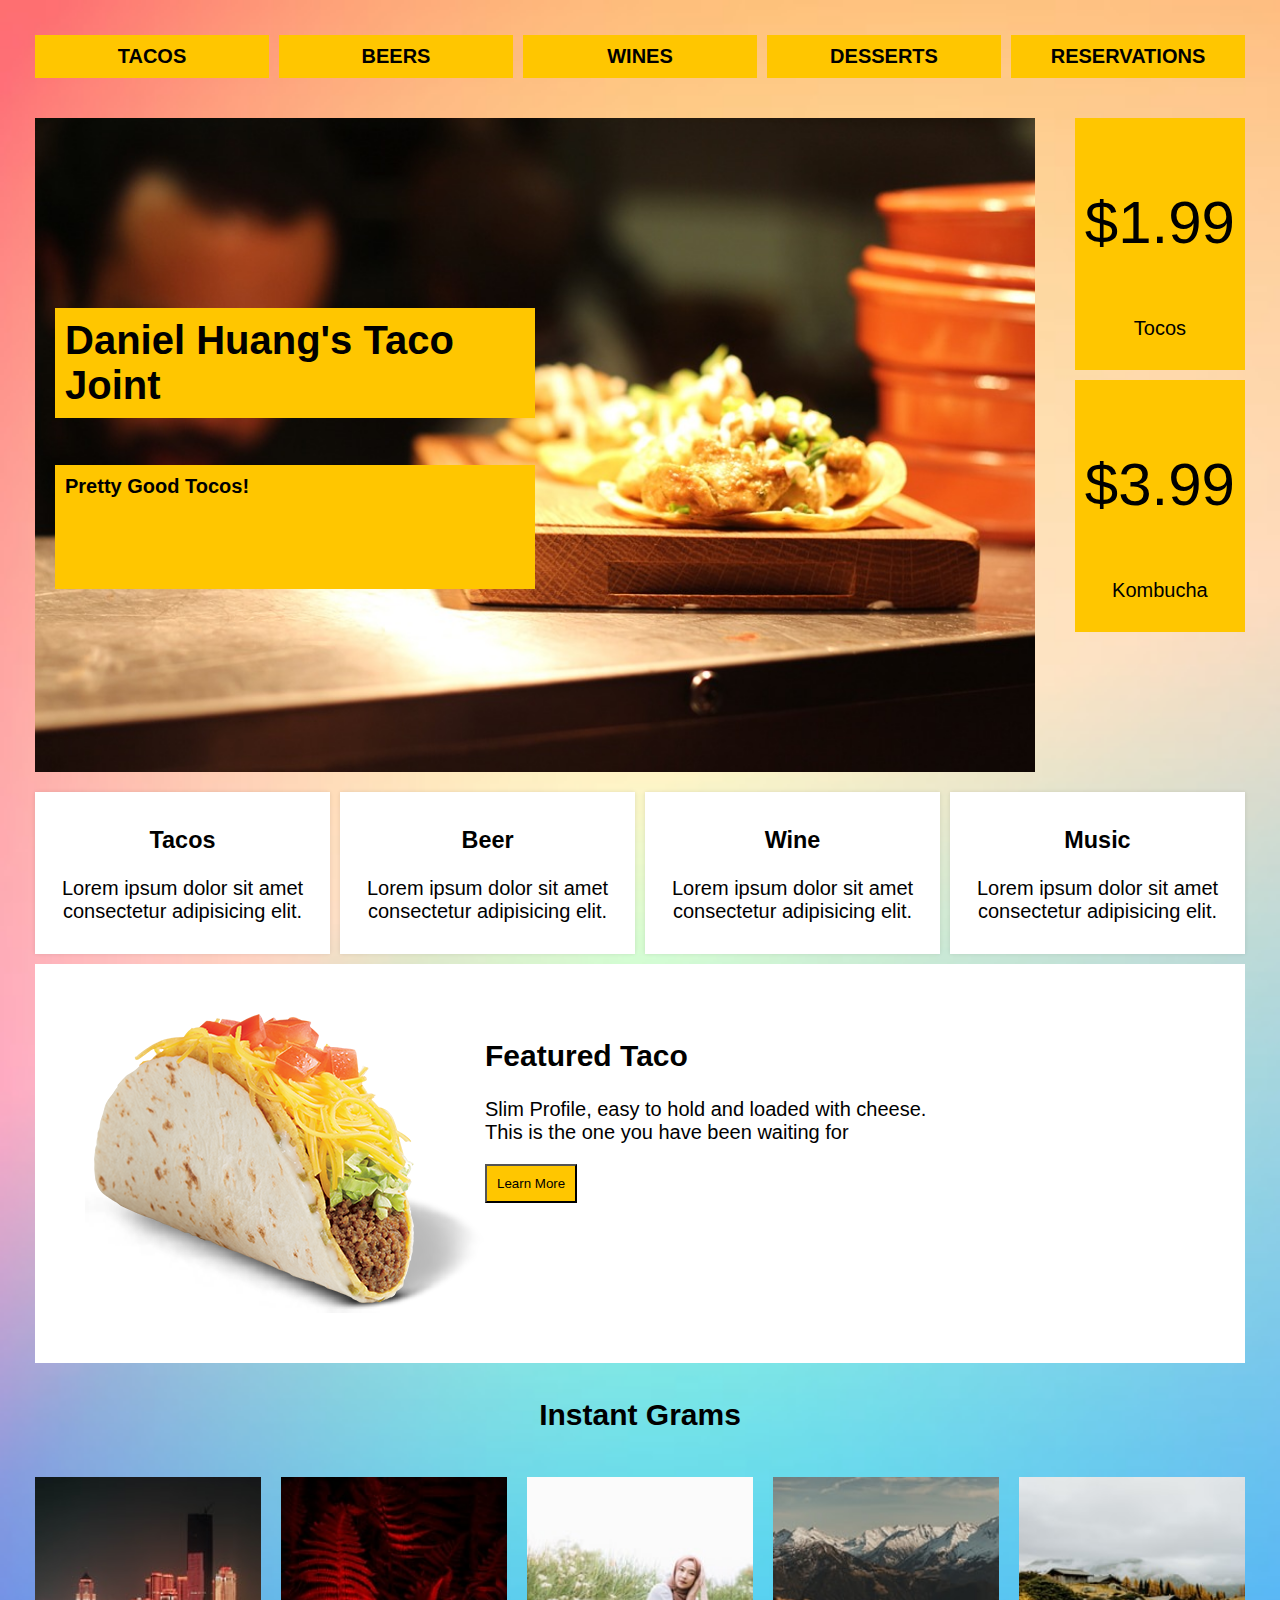
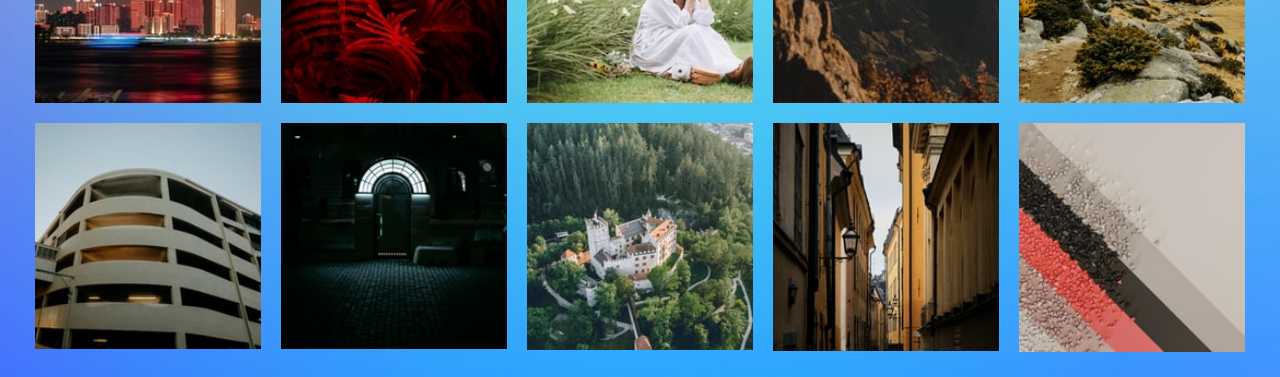
<file: index.html>
<!DOCTYPE html>
<html lang="en">

<head>
    <meta charset="UTF-8">
    <meta http-equiv="X-UA-Compatible" content="IE=edge">
    <meta name="viewport" content="width=device-width, initial-scale=1.0">
    <link rel="stylesheet" href="style.css" type="text/css">
    <title>Huang's Restaurant</title>
    <!--HTML File developed by Guanqiao Huang-->
</head>

<body>
    <section class="menu">
        <ul id="menu-list">
            <li>
                <a href=""><strong>TACOS</strong></a>
            </li>
            <li>
                <a href=""><strong>BEERS</strong></a>
            </li>
            <li>
                <a href=""><strong>WINES</strong></a>
            </li>
            <li>
                <a href=""><strong>DESSERTS</strong></a>
            </li>
            <li>
                <a href=""><strong>RESERVATIONS</strong></a>
            </li>
        </ul>
    </section>

    <section class="slides-box">
        <div class="slide">
            <h1>Daniel Huang's Taco Joint</h1>
            <p><strong>Pretty Good Tocos!</strong></p>
        </div>
        <div class="price-box">
            <div class="price-1">
                <p id="price">$1.99</p>
                <p>Tocos</p>
            </div>

            <div class="price-2">
                <p id="price">$3.99</p>
                <p>Kombucha</p>
            </div>

        </div>
    </section>

    <section class="feature">
        <div class="feature-small">
            <h3>Tacos</h3>
            <p>Lorem ipsum dolor sit amet consectetur adipisicing elit. </p>
        </div>
        <div class="feature-small">
            <h3>Beer</h3>
            <p>Lorem ipsum dolor sit amet consectetur adipisicing elit. </p>
        </div>
        <div class="feature-small">
            <h3>Wine</h3>
            <p>Lorem ipsum dolor sit amet consectetur adipisicing elit. </p>
        </div>
        <div class="feature-small">
            <h3>Music</h3>
            <p>Lorem ipsum dolor sit amet consectetur adipisicing elit. </p>
        </div>
    </section>

    <section class="feature-large">
        <img src="images/queso-taco.png" alt="queso-taco">
        <div class="feature-large-detail">
            <h2>Featured Taco</h2>
            <p>Slim Profile, easy to hold and loaded with cheese.<br>
            This is the one you have been waiting for</p>
            <button>Learn More</button>
        </div>
    </section>

    <section class="gallery">
        <h2>Instant Grams</h2>
        <img src="images/201x201.jpg" alt="IMG_201">
        <img src="images/202x202.jpg" alt="IMG_202">
        <img src="images/203x203.jpg" alt="IMG_203">
        <img src="images/204x204.jpg" alt="IMG_204">
        <img src="images/205x205.jpg" alt="IMG_205">
        <img src="images/206x206.jpg" alt="IMG_206">
        <img src="images/207x207.jpg" alt="IMG_207">
        <img src="images/207x208.jpg" alt="IMG_208">
        <img src="images/207x209.jpg" alt="IMG_209">
        <img src="images/207x210.jpg" alt="IMG_210">
    </section>
</body>

</html>
</file>
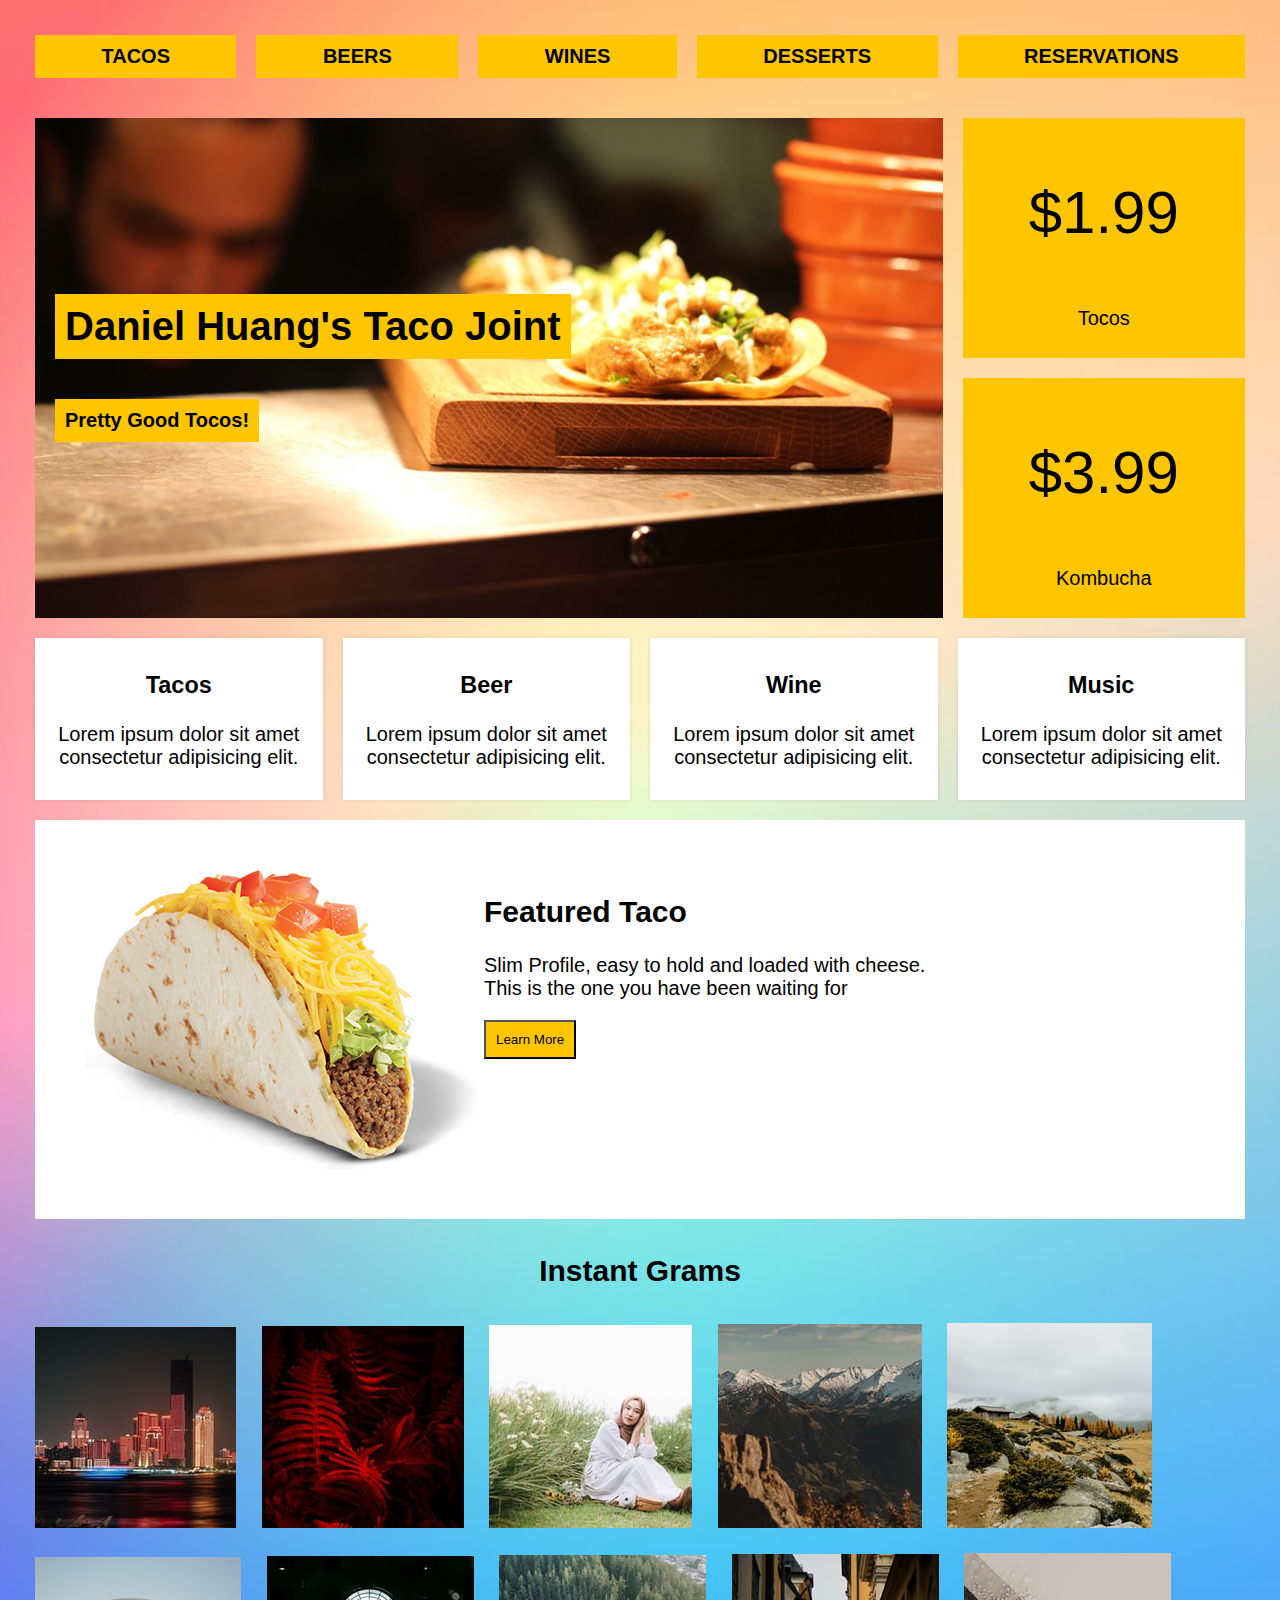
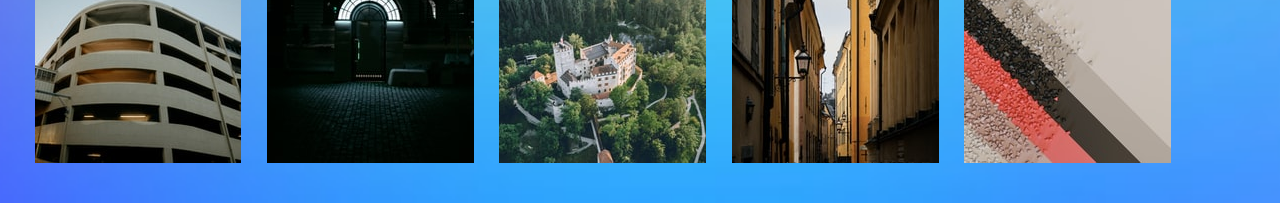
<file: index-flex.html>
<!DOCTYPE html>
<html lang="en">

<head>
    <meta charset="UTF-8">
    <meta http-equiv="X-UA-Compatible" content="IE=edge">
    <meta name="viewport" content="width=device-width, initial-scale=1.0">
    <link rel="stylesheet" href="style-flex.css" type="text/css">
    <title>Huang's Restaurant2</title>
    <!--
        HTML File developed by Guanqiao Huang
        This is another version of the assessment
        Flexbox was used in this version
    -->
</head>

<body>
    <section class="menu">
        <ul id="menu-list">
            <li>
                <a href=""><strong>TACOS</strong></a>
            </li>
            <li>
                <a href=""><strong>BEERS</strong></a>
            </li>
            <li>
                <a href=""><strong>WINES</strong></a>
            </li>
            <li>
                <a href=""><strong>DESSERTS</strong></a>
            </li>
            <li>
                <a href=""><strong>RESERVATIONS</strong></a>
            </li>
        </ul>
    </section>

    <section class="slides-box">
        <div class="slide">
            <h1>Daniel Huang's Taco Joint</h1>
            <p><strong>Pretty Good Tocos!</strong></p>
        </div>
        <div class="price-box">
            <div class="price-1">
                <p id="price">$1.99</p>
                <p>Tocos</p>
            </div>

            <div class="price-2">
                <p id="price">$3.99</p>
                <p>Kombucha</p>
            </div>

        </div>
    </section>

    <section class="feature">
        <div class="feature-small">
            <h3>Tacos</h3>
            <p>Lorem ipsum dolor sit amet consectetur adipisicing elit. </p>
        </div>
        <div class="feature-small">
            <h3>Beer</h3>
            <p>Lorem ipsum dolor sit amet consectetur adipisicing elit. </p>
        </div>
        <div class="feature-small">
            <h3>Wine</h3>
            <p>Lorem ipsum dolor sit amet consectetur adipisicing elit. </p>
        </div>
        <div class="feature-small">
            <h3>Music</h3>
            <p>Lorem ipsum dolor sit amet consectetur adipisicing elit. </p>
        </div>
    </section>

    <section class="feature-large">
        <img src="images/queso-taco.png" alt="queso-taco">
        <div class="feature-large-detail">
            <h2>Featured Taco</h2>
            <p>Slim Profile, easy to hold and loaded with cheese.<br>This is the one you have been waiting for</p>
            <button>Learn More</button>
        </div>
    </section>

    <section class="gallery">
        <h2>Instant Grams</h2>
        <section class="gallery-images">
            <img src="images/201x201.jpg" alt="IMG_201">
            <img src="images/202x202.jpg" alt="IMG_202">
            <img src="images/203x203.jpg" alt="IMG_203">
            <img src="images/204x204.jpg" alt="IMG_204">
            <img src="images/205x205.jpg" alt="IMG_205">
            <img src="images/206x206.jpg" alt="IMG_206">
            <img src="images/207x207.jpg" alt="IMG_207">
            <img src="images/207x208.jpg" alt="IMG_208">
            <img src="images/207x209.jpg" alt="IMG_209">
            <img src="images/207x210.jpg" alt="IMG_210">

        </section>

    </section>
</body>

</html>
</file>
<file: style.css>
/*
CSS File
Developed by Guanqiao Huang
*/
*{
    font-family:'Segoe UI', Tahoma, Geneva, Verdana, sans-serif;
}

body{
    font-size:  20px;
    margin: 25px;
    background-image: url('images/bg.jpg');
    background-position:center;
    background-repeat: no-repeat;
    background-size: cover;
}

.menu ul{
    display: grid;
    grid-gap: 10px;
    padding: 10px;
    list-style: none;
    grid-template-columns: repeat(auto-fit, minmax(100px, 1fr));
}

.menu a{
    display: block;
    text-decoration: none;
    padding: 10px;
    text-align: center;
    color: black;
    background: #ffc600;
    
}

.slides-box{
    display: grid;
    grid-gap: 20px;
    grid-template-areas:
    "slide slide price-1"
    "slide slide price-2"
}

.slide{
    grid-area: slide;
    min-height: 350px;
    background-image: url(images/taco.jpg);
    background-size: cover;
    background-position:bottom;
    margin:10px;

    display:grid;
    grid-template-rows: 1fr 1fr 1fr 1fr;
    grid-template-columns: 1fr 1fr;
    grid-template-areas:
    ". . "
    "slide-h1 . "
    "slide-p . "
    ". . "
}

.slide h1{
    grid-area:slide-h1;
    background-color: #ffc600;
    padding:10px;
    margin-left: 20px;
}

.slide p{
    grid-area:slide-p;
    background-color: #ffc600;
    padding:10px;
    margin-left: 20px;
}


.price-1{
    grid-area: price-1;
    background-color: #ffc600;
    padding: 10px;
    margin: 10px;
}

.price-2{
    grid-area: price-2;
    background-color: #ffc600;
    padding: 10px;
    margin: 10px;
}

.price-box p{
  text-align: center;
}

#price{
    font-size: 60px;
}

.feature{
    display: grid;
    grid-gap: 10px;
    grid-template-columns: repeat(auto-fit, minmax(200px, 1fr));
    margin: 10px;
}

.feature-small{
    background: white;
    padding: 10px;
    border: 1px solid white;
    text-align: center;
    box-shadow: 0 0 4px  rgba(0,0,0,0.1);
}

.feature-large{
    display: grid;
    grid-template-columns: 400px 1fr;
    background: white;
    padding:50px;
    margin: 10px;
}

button{
    padding: 10px;
    background-color: #ffc600;
}

.gallery{
    display:grid;
    grid-template-columns: repeat(auto-fit, minmax(200px, 1fr));
    grid-gap: 20px;  
    margin: 10px;
}

.gallery img {
    width: 100%;
  }

.gallery h2 {
    grid-column: 1 / -1;
    grid-gap: 20px;
    text-align: center;
}
</file>
<file: style-flex.css>
/*
CSS File
Developed by Guanqiao Huang

This is a flex version of the assessment
Flexbox was used in this version
*/
*{
    font-family:'Segoe UI', Tahoma, Geneva, Verdana, sans-serif;
}

body{
    font-size: 20px;
    margin: 25px;
    background-image: url('images/bg.jpg');
    background-position:center;
    background-repeat: no-repeat;
    background-size: cover;
}

#menu-list{
    display: flex;
    flex-wrap: wrap;
    align-content: space-around;
    padding: 0;
}

#menu-list li{
    flex: 1 1 auto;
    background-color: #ffc600;
    margin: 10px;
    padding: 10px;
    color: black;
    text-align: center;
    list-style: none;
}

#menu-list > li a{
    color: black;
    text-decoration: none;
}


.slides-box{
    /* background-color: white; */
    display: flex;
    flex-direction: row;
    justify-content: center; 
}

.slide{
    background-image: url(images/taco.jpg);
    margin: 10px;
    flex:3;
    min-height:500px;
    background-size: cover;
    background-position:bottom;

    display: flex;
    flex-flow: column wrap;
    align-items:flex-start;
    justify-content: center;
}

.slide h1{
    display:inline-block;
    background-color: #ffc600;
    padding:10px;
    margin: 20px;
}

.slide p{
    display:inline;
    background-color: #ffc600;
    padding:10px;
    margin: 20px;
    
}


.price-box{
    /*background-color:yellow;*/
    flex:1;
    display: flex;
    flex-direction: column;
    align-content: space-around;
}

.price-1{
    background-color:#ffc600;
    min-height:220px;
    margin: 10px;
    flex:1;
}

.price-2{
    background-color:#ffc600;
    min-height:220px;
    margin: 10px;
    flex:1;
}

#price{
    font-size: 60px;
}

.price-box p{
    text-align: center;
  }

.feature{
    display: flex;
}

.feature-small{
    background-color: white;
    flex: 1;
    padding: 10px;
    border: 1px solid white;
    text-align: center;
    box-shadow: 0 0 4px  rgba(0,0,0,0.1);
    margin: 10px;
}

.feature-large{
    background-color: white;
    display: flex;
    padding:50px;
    margin: 10px;
}

button{
    padding: 10px;
    background-color: #ffc600;
}

.gallery{
    display: flex;
    flex-direction: column;
    flex-wrap: wrap;
}

.gallery h2{
    flex: 1;
    display: inline-flex;
    justify-content: center;
    align-content: space-around;
}

.gallery-images{
    flex:1 1 auto;
}

.gallery-images img{
    margin: 10px;
}
</file>
